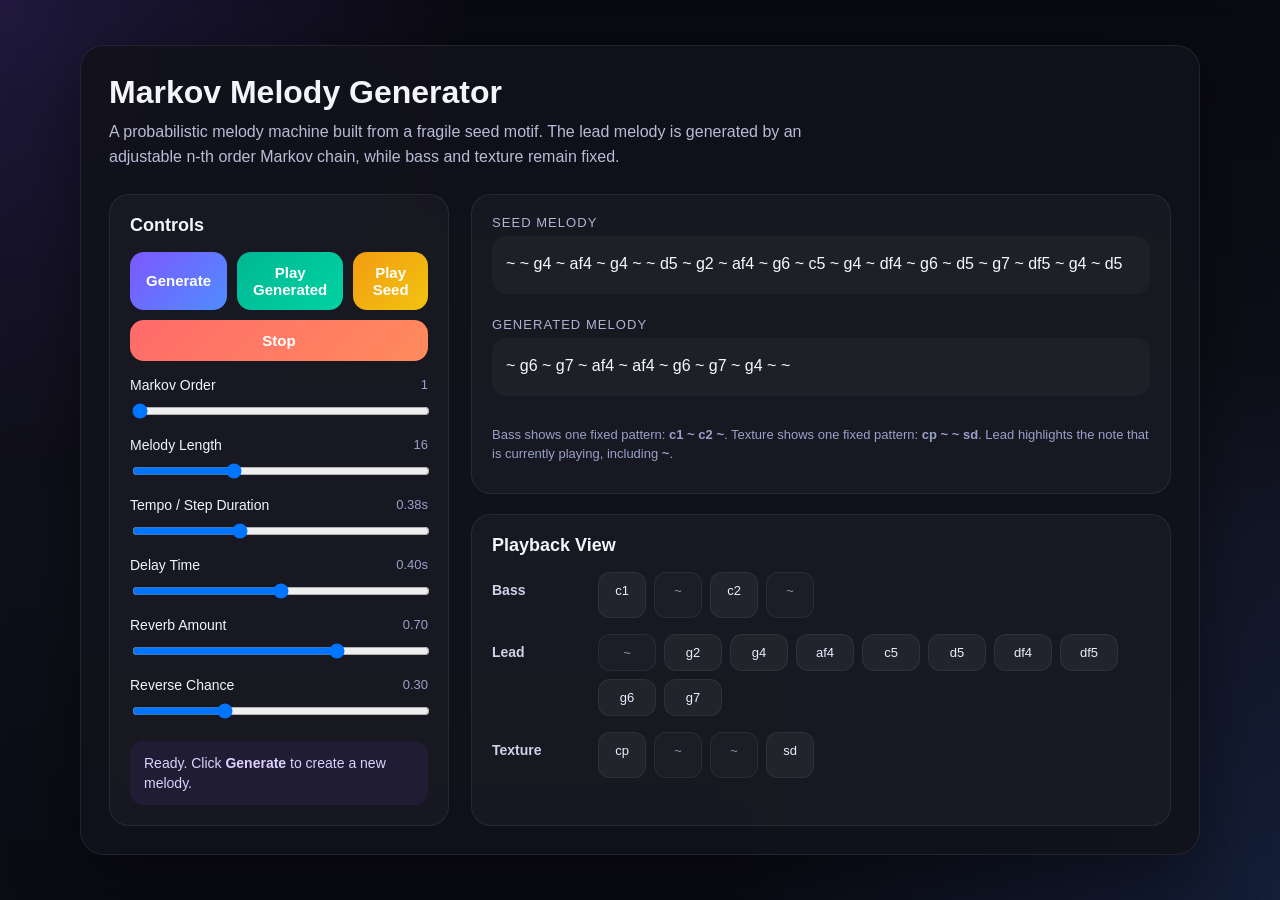
<file: LAB5/index.html>
<!DOCTYPE html>
<html lang="en">
<head>
  <meta charset="UTF-8" />
  <meta name="viewport" content="width=device-width, initial-scale=1.0" />
  <title>Lab 5 - Markov Melody Generator</title>
  <style>
    * {
      box-sizing: border-box;
    }

    body {
      margin: 0;
      min-height: 100vh;
      font-family: Arial, Helvetica, sans-serif;
      background:
        radial-gradient(circle at top left, rgba(130, 90, 255, 0.18), transparent 30%),
        radial-gradient(circle at bottom right, rgba(70, 140, 255, 0.15), transparent 35%),
        linear-gradient(180deg, #0a0a12, #10101b 60%, #0b0b14);
      color: #f4f4fb;
      padding: 28px;
      display: flex;
      align-items: center;
      justify-content: center;
    }

    .app {
      width: min(1120px, 100%);
      background: rgba(18, 18, 28, 0.92);
      border: 1px solid rgba(255, 255, 255, 0.08);
      border-radius: 24px;
      padding: 28px;
      box-shadow: 0 20px 70px rgba(0, 0, 0, 0.45);
      backdrop-filter: blur(12px);
    }

    h1 {
      margin: 0 0 8px;
      font-size: 32px;
    }

    .subtitle {
      margin: 0 0 24px;
      color: #b8bdd6;
      line-height: 1.6;
      max-width: 760px;
    }

    .layout {
      display: grid;
      grid-template-columns: 340px 1fr;
      gap: 22px;
    }

    .panel {
      background: rgba(255, 255, 255, 0.03);
      border: 1px solid rgba(255, 255, 255, 0.07);
      border-radius: 20px;
      padding: 20px;
    }

    .panel h2 {
      margin: 0 0 16px;
      font-size: 18px;
    }

    .controls {
      display: grid;
      gap: 16px;
    }

    .button-row {
      display: grid;
      gap: 10px;
    }

    .button-row.three-buttons {
      grid-template-columns: 1fr 1fr 1fr;
    }

    button {
      border: none;
      border-radius: 14px;
      padding: 12px 16px;
      font-size: 15px;
      font-weight: 600;
      cursor: pointer;
      color: white;
      transition: transform 0.12s ease, opacity 0.12s ease;
    }

    button:hover {
      transform: translateY(-1px);
      opacity: 0.96;
    }

    .generate-btn {
      background: linear-gradient(135deg, #7e57ff, #4f8dff);
    }

    .play-btn {
      background: linear-gradient(135deg, #00b894, #00d2a3);
    }

    .seed-btn {
      background: linear-gradient(135deg, #f39c12, #f1c40f);
    }

    .stop-btn {
      background: linear-gradient(135deg, #ff6b6b, #ff8b5c);
      grid-column: span 3;
    }

    .control-group {
      display: grid;
      gap: 8px;
    }

    .control-top {
      display: flex;
      justify-content: space-between;
      align-items: center;
      gap: 12px;
      font-size: 14px;
    }

    .value {
      color: #99a1c8;
      font-size: 13px;
      min-width: 60px;
      text-align: right;
    }

    input[type="range"] {
      width: 100%;
      cursor: pointer;
    }

    .status {
      margin-top: 4px;
      padding: 12px 14px;
      border-radius: 14px;
      background: rgba(126, 87, 255, 0.08);
      color: #ddd2ff;
      font-size: 14px;
      line-height: 1.45;
      min-height: 48px;
    }

    .right-col {
      display: grid;
      gap: 20px;
    }

    .sequence-block {
      display: grid;
      gap: 14px;
    }

    .label {
      font-size: 13px;
      color: #aeb4d2;
      text-transform: uppercase;
      letter-spacing: 0.08em;
      margin-bottom: 6px;
    }

    .sequence-text {
      background: rgba(255, 255, 255, 0.03);
      border-radius: 14px;
      padding: 14px;
      min-height: 58px;
      line-height: 1.7;
      word-break: break-word;
      color: #f7f7ff;
    }

    .grid-section {
      display: grid;
      gap: 16px;
    }

    .track-row {
      display: grid;
      grid-template-columns: 92px 1fr;
      gap: 14px;
      align-items: start;
    }

    .track-name {
      font-size: 14px;
      font-weight: 600;
      color: #cfd3e9;
      padding-top: 10px;
    }

    .cells {
      display: flex;
      flex-wrap: wrap;
      gap: 8px;
      min-height: 46px;
    }

    .cell {
      min-width: 48px;
      padding: 10px 12px;
      border-radius: 12px;
      text-align: center;
      font-size: 13px;
      background: rgba(255, 255, 255, 0.05);
      border: 1px solid rgba(255, 255, 255, 0.06);
      color: #ececff;
      transition: transform 0.12s ease, background 0.12s ease, box-shadow 0.12s ease;
    }

    .cell.rest {
      color: #8f95b3;
      background: rgba(255, 255, 255, 0.025);
    }

    .cell.active {
      background: linear-gradient(135deg, rgba(126, 87, 255, 0.92), rgba(79, 141, 255, 0.92));
      color: white;
      transform: translateY(-2px);
      box-shadow: 0 10px 22px rgba(79, 141, 255, 0.28);
    }

    .lead-note {
      min-width: 58px;
    }

    .footnote {
      color: #99a1c8;
      font-size: 13px;
      line-height: 1.5;
      margin-top: 6px;
    }

    @media (max-width: 900px) {
      .layout {
        grid-template-columns: 1fr;
      }

      .button-row.three-buttons {
        grid-template-columns: 1fr;
      }

      .stop-btn {
        grid-column: span 1;
      }
    }
  </style>
</head>
<body>
  <div class="app">
    <h1>Markov Melody Generator</h1>
    <p class="subtitle">
      A probabilistic melody machine built from a fragile seed motif. The lead melody is generated by an adjustable n-th order Markov chain, while bass and texture remain fixed.
    </p>

    <div class="layout">
      <div class="panel">
        <h2>Controls</h2>
        <div class="controls">
          <div class="button-row three-buttons">
            <button class="generate-btn" id="generateBtn">Generate</button>
            <button class="play-btn" id="playBtn">Play Generated</button>
            <button class="seed-btn" id="playSeedBtn">Play Seed</button>
            <button class="stop-btn" id="stopBtn">Stop</button>
          </div>

          <div class="control-group">
            <div class="control-top">
              <label for="orderSlider">Markov Order</label>
              <span class="value" id="orderValue">1</span>
            </div>
            <input type="range" id="orderSlider" min="1" max="3" step="1" value="1">
          </div>

          <div class="control-group">
            <div class="control-top">
              <label for="lengthSlider">Melody Length</label>
              <span class="value" id="lengthValue">16</span>
            </div>
            <input type="range" id="lengthSlider" min="8" max="32" step="1" value="16">
          </div>

          <div class="control-group">
            <div class="control-top">
              <label for="tempoSlider">Tempo / Step Duration</label>
              <span class="value" id="tempoValue">0.38s</span>
            </div>
            <input type="range" id="tempoSlider" min="0.15" max="0.8" step="0.01" value="0.38">
          </div>

          <div class="control-group">
            <div class="control-top">
              <label for="delaySlider">Delay Time</label>
              <span class="value" id="delayValue">0.40s</span>
            </div>
            <input type="range" id="delaySlider" min="0" max="0.8" step="0.01" value="0.4">
          </div>

          <div class="control-group">
            <div class="control-top">
              <label for="roomSlider">Reverb Amount</label>
              <span class="value" id="roomValue">0.70</span>
            </div>
            <input type="range" id="roomSlider" min="0" max="1" step="0.01" value="0.7">
          </div>

          <div class="control-group">
            <div class="control-top">
              <label for="reverseSlider">Reverse Chance</label>
              <span class="value" id="reverseValue">0.30</span>
            </div>
            <input type="range" id="reverseSlider" min="0" max="1" step="0.01" value="0.3">
          </div>

          <div class="status" id="statusBox">
            Ready. Click <strong>Generate</strong> to create a new melody.
          </div>
        </div>
      </div>

      <div class="right-col">
        <div class="panel sequence-block">
          <div>
            <div class="label">Seed Melody</div>
            <div class="sequence-text" id="seedDisplay"></div>
          </div>

          <div>
            <div class="label">Generated Melody</div>
            <div class="sequence-text" id="generatedDisplay"></div>
          </div>

          <div class="footnote">
            Bass shows one fixed pattern: <strong>c1 ~ c2 ~</strong>. Texture shows one fixed pattern: <strong>cp ~ ~ sd</strong>. Lead highlights the note that is currently playing, including <strong>~</strong>.
          </div>
        </div>

        <div class="panel">
          <h2>Playback View</h2>
          <div class="grid-section">
            <div class="track-row">
              <div class="track-name">Bass</div>
              <div class="cells" id="bassGrid"></div>
            </div>

            <div class="track-row">
              <div class="track-name">Lead</div>
              <div class="cells" id="leadGrid"></div>
            </div>

            <div class="track-row">
              <div class="track-name">Texture</div>
              <div class="cells" id="textureGrid"></div>
            </div>
          </div>
        </div>
      </div>
    </div>
  </div>

  <script>
    const seedString = `
  ~ ~ g4 ~ af4 ~ g4 ~ ~ d5 ~ g2 ~ af4 ~ g6 ~ c5 ~ g4 ~ df4 ~ g6 ~ d5 ~ g7 ~ df5 ~ g4 ~ d5
`;

    const seed = seedString.trim().split(/\s+/);

    const bassPattern = ["c1", "~", "c2", "~"];
    const texturePattern = ["cp", "~", "~", "sd"];
    const leadNoteOptions = ["~", "g2", "g4", "af4", "c5", "d5", "df4", "df5", "g6", "g7"];

    let audioCtx = null;
    let masterGain = null;
    let isPlaying = false;
    let activeTimers = [];

    let currentLength = 16;
    let currentLead = [];
    let stepDuration = 0.38;
    let order = 1;

    const statusBox = document.getElementById("statusBox");
    const seedDisplay = document.getElementById("seedDisplay");
    const generatedDisplay = document.getElementById("generatedDisplay");

    const orderSlider = document.getElementById("orderSlider");
    const lengthSlider = document.getElementById("lengthSlider");
    const tempoSlider = document.getElementById("tempoSlider");
    const delaySlider = document.getElementById("delaySlider");
    const roomSlider = document.getElementById("roomSlider");
    const reverseSlider = document.getElementById("reverseSlider");

    const orderValue = document.getElementById("orderValue");
    const lengthValue = document.getElementById("lengthValue");
    const tempoValue = document.getElementById("tempoValue");
    const delayValue = document.getElementById("delayValue");
    const roomValue = document.getElementById("roomValue");
    const reverseValue = document.getElementById("reverseValue");

    const bassGrid = document.getElementById("bassGrid");
    const leadGrid = document.getElementById("leadGrid");
    const textureGrid = document.getElementById("textureGrid");

    function setStatus(message) {
      statusBox.innerHTML = message;
    }

    function normalizeNote(note) {
      const map = {
        "af4": "ab4",
        "df4": "db4",
        "df5": "db5"
      };
      return map[note] || note;
    }

    function buildMarkovChainN(notes, orderValue) {
      const chain = {};

      for (let i = 0; i < notes.length - orderValue; i++) {
        const key = notes.slice(i, i + orderValue).join("|");
        const next = notes[i + orderValue];

        if (!chain[key]) {
          chain[key] = [];
        }

        chain[key].push(next);
      }

      return chain;
    }

    function generateMelodyN(chain, notes, orderValue, length) {
      let current = notes.slice(0, orderValue);
      const result = [...current];

      for (let i = orderValue; i < length; i++) {
        const key = current.join("|");
        const choices = chain[key];

        if (!choices || choices.length === 0) {
          break;
        }

        const next = choices[Math.floor(Math.random() * choices.length)];
        result.push(next);

        current.shift();
        current.push(next);
      }

      return result;
    }

    function maybeReverse(sequence, chance = 0.3) {
      if (Math.random() < chance) {
        setStatus("Generated a new melody. Reverse transformation was applied.");
        return [...sequence].reverse();
      }
      return sequence;
    }

    function regenerateMelody() {
      const safeOrder = Math.min(order, Math.max(1, seed.length - 1));
      const chain = buildMarkovChainN(seed, safeOrder);

      currentLead = maybeReverse(
        generateMelodyN(chain, seed, safeOrder, currentLength),
        parseFloat(reverseSlider.value)
      );

      renderGenerated();
    }

    seedDisplay.textContent = seed.join(" ");
    regenerateMelody();
    renderAllGrids();

    orderSlider.addEventListener("input", () => {
      order = parseInt(orderSlider.value, 10);
      orderValue.textContent = order;
    });

    lengthSlider.addEventListener("input", () => {
      currentLength = parseInt(lengthSlider.value, 10);
      lengthValue.textContent = currentLength;
    });

    tempoSlider.addEventListener("input", () => {
      stepDuration = parseFloat(tempoSlider.value);
      tempoValue.textContent = stepDuration.toFixed(2) + "s";
    });

    delaySlider.addEventListener("input", () => {
      delayValue.textContent = Number(delaySlider.value).toFixed(2) + "s";
    });

    roomSlider.addEventListener("input", () => {
      roomValue.textContent = Number(roomSlider.value).toFixed(2);
    });

    reverseSlider.addEventListener("input", () => {
      reverseValue.textContent = Number(reverseSlider.value).toFixed(2);
    });

    document.getElementById("generateBtn").addEventListener("click", () => {
      regenerateMelody();
      if (!statusBox.textContent.includes("Reverse")) {
        setStatus(`Generated a new melody with order ${order}.`);
      }
    });

    document.getElementById("playBtn").addEventListener("click", async () => {
      await startAudioIfNeeded();
      if (isPlaying) {
        stopPlayback();
      }
      playSequence(currentLead, "generated");
    });

    document.getElementById("playSeedBtn").addEventListener("click", async () => {
      await startAudioIfNeeded();
      if (isPlaying) {
        stopPlayback();
      }
      playSequence(seed, "seed");
    });

    document.getElementById("stopBtn").addEventListener("click", () => {
      stopPlayback();
      setStatus("Stopped.");
    });

    function renderGenerated() {
      generatedDisplay.textContent = currentLead.join(" ");
    }

    function renderSinglePatternTrack(gridElement, sequence, trackName) {
      gridElement.innerHTML = "";

      sequence.forEach((item, index) => {
        const cell = document.createElement("div");
        cell.className = "cell";
        if (item === "~") cell.classList.add("rest");
        cell.textContent = item;
        cell.dataset.index = index;
        cell.dataset.track = trackName;
        gridElement.appendChild(cell);
      });
    }

    function renderLeadOptions() {
      leadGrid.innerHTML = "";

      leadNoteOptions.forEach(note => {
        const cell = document.createElement("div");
        cell.className = "cell lead-note";
        if (note === "~") cell.classList.add("rest");
        cell.textContent = note;
        cell.dataset.note = note;
        cell.dataset.track = "lead";
        leadGrid.appendChild(cell);
      });
    }

    function renderAllGrids() {
      renderSinglePatternTrack(bassGrid, bassPattern, "bass");
      renderLeadOptions();
      renderSinglePatternTrack(textureGrid, texturePattern, "texture");
    }

    function clearHighlights() {
      document.querySelectorAll(".cell.active").forEach(cell => {
        cell.classList.remove("active");
      });
    }

    function highlightPatternStep(trackName, patternLength, stepIndex) {
      const localIndex = stepIndex % patternLength;
      document.querySelectorAll(`.cell[data-track="${trackName}"][data-index="${localIndex}"]`).forEach(cell => {
        cell.classList.add("active");
      });
    }

    function highlightLeadNote(note) {
      if (!note) return;

      document.querySelectorAll(`.cell[data-track="lead"][data-note="${note}"]`).forEach(cell => {
        cell.classList.add("active");
      });
    }

    function highlightStep(stepIndex, currentLeadNote) {
      clearHighlights();
      highlightPatternStep("bass", bassPattern.length, stepIndex);
      highlightPatternStep("texture", texturePattern.length, stepIndex);
      highlightLeadNote(currentLeadNote);
    }

    async function startAudioIfNeeded() {
      if (!audioCtx) {
        audioCtx = new (window.AudioContext || window.webkitAudioContext)();
        masterGain = audioCtx.createGain();
        masterGain.gain.value = 0.9;
        masterGain.connect(audioCtx.destination);
      }

      if (audioCtx.state === "suspended") {
        await audioCtx.resume();
      }
    }

    function stopPlayback() {
      isPlaying = false;
      activeTimers.forEach(timer => clearTimeout(timer));
      activeTimers = [];
      clearHighlights();
    }

    function noteToFrequency(note) {
      if (note === "~") return null;

      const noteMap = {
        "c1": 24,
        "c2": 36,
        "g2": 43,
        "g4": 67,
        "ab4": 68,
        "db4": 61,
        "c5": 72,
        "db5": 73,
        "d5": 74,
        "g6": 91,
        "g7": 103
      };

      const normalized = normalizeNote(note.toLowerCase());
      const midi = noteMap[normalized];
      if (midi == null) return null;

      return 440 * Math.pow(2, (midi - 69) / 12);
    }

    function createImpulseResponse(duration = 1.8, decay = 2.3) {
      const sampleRate = audioCtx.sampleRate;
      const length = sampleRate * duration;
      const impulse = audioCtx.createBuffer(2, length, sampleRate);

      for (let channel = 0; channel < 2; channel++) {
        const data = impulse.getChannelData(channel);
        for (let i = 0; i < length; i++) {
          data[i] = (Math.random() * 2 - 1) * Math.pow(1 - i / length, decay);
        }
      }

      return impulse;
    }

    function playBassStep(note, time, duration) {
      const freq = noteToFrequency(note);
      if (!freq) return;

      const osc = audioCtx.createOscillator();
      const gain = audioCtx.createGain();
      const filter = audioCtx.createBiquadFilter();

      osc.type = "sawtooth";
      osc.frequency.setValueAtTime(freq, time);

      filter.type = "lowpass";
      filter.frequency.setValueAtTime(500, time);
      filter.Q.value = 2;

      gain.gain.setValueAtTime(0.0001, time);
      gain.gain.linearRampToValueAtTime(0.22, time + 0.02);
      gain.gain.exponentialRampToValueAtTime(0.0001, time + duration);

      osc.connect(filter);
      filter.connect(gain);
      gain.connect(masterGain);

      osc.start(time);
      osc.stop(time + duration + 0.02);
    }

    function playLeadStep(note, time, duration) {
      const freq = noteToFrequency(note);
      if (!freq) return;

      const delayAmount = parseFloat(delaySlider.value);
      const roomAmount = parseFloat(roomSlider.value);

      const osc = audioCtx.createOscillator();
      const toneGain = audioCtx.createGain();
      const dryGain = audioCtx.createGain();
      const wetGain = audioCtx.createGain();
      const delay = audioCtx.createDelay(1.0);
      const convolver = audioCtx.createConvolver();

      osc.type = "triangle";
      osc.frequency.setValueAtTime(freq, time);

      toneGain.gain.setValueAtTime(0.0001, time);
      toneGain.gain.linearRampToValueAtTime(0.2, time + 0.015);
      toneGain.gain.exponentialRampToValueAtTime(0.0001, time + duration);

      dryGain.gain.value = 1 - Math.min(roomAmount * 0.35, 0.35);
      wetGain.gain.value = roomAmount * 0.7;

      delay.delayTime.value = delayAmount;
      convolver.buffer = createImpulseResponse();

      osc.connect(toneGain);

      toneGain.connect(dryGain);
      dryGain.connect(masterGain);

      toneGain.connect(delay);
      delay.connect(convolver);
      convolver.connect(wetGain);
      wetGain.connect(masterGain);

      osc.start(time);
      osc.stop(time + duration + delayAmount + 0.2);
    }

    function playCpStep(time, duration) {
      const bufferSize = Math.floor(audioCtx.sampleRate * duration);
      const buffer = audioCtx.createBuffer(1, bufferSize, audioCtx.sampleRate);
      const data = buffer.getChannelData(0);

      for (let i = 0; i < bufferSize; i++) {
        data[i] = (Math.random() * 2 - 1) * Math.pow(1 - i / bufferSize, 2);
      }

      const source = audioCtx.createBufferSource();
      const filter = audioCtx.createBiquadFilter();
      const gain = audioCtx.createGain();

      source.buffer = buffer;
      filter.type = "highpass";
      filter.frequency.value = 5000;

      gain.gain.setValueAtTime(0.0001, time);
      gain.gain.linearRampToValueAtTime(0.06, time + 0.004);
      gain.gain.exponentialRampToValueAtTime(0.0001, time + duration);

      source.connect(filter);
      filter.connect(gain);
      gain.connect(masterGain);

      source.start(time);
      source.stop(time + duration + 0.02);
    }

    function playSdStep(time, duration) {
      const bufferSize = Math.floor(audioCtx.sampleRate * duration);
      const buffer = audioCtx.createBuffer(1, bufferSize, audioCtx.sampleRate);
      const data = buffer.getChannelData(0);

      for (let i = 0; i < bufferSize; i++) {
        data[i] = (Math.random() * 2 - 1) * Math.pow(1 - i / bufferSize, 1.5);
      }

      const source = audioCtx.createBufferSource();
      const filter = audioCtx.createBiquadFilter();
      const gain = audioCtx.createGain();

      source.buffer = buffer;
      filter.type = "bandpass";
      filter.frequency.value = 1800;
      filter.Q.value = 0.8;

      gain.gain.setValueAtTime(0.0001, time);
      gain.gain.linearRampToValueAtTime(0.12, time + 0.004);
      gain.gain.exponentialRampToValueAtTime(0.0001, time + duration);

      source.connect(filter);
      filter.connect(gain);
      gain.connect(masterGain);

      source.start(time);
      source.stop(time + duration + 0.02);
    }

    function playTextureStep(symbol, time, duration) {
      if (symbol === "cp") {
        playCpStep(time, duration);
      } else if (symbol === "sd") {
        playSdStep(time, duration);
      }
    }

    function playSequence(sequence, mode = "generated") {
      const startTime = audioCtx.currentTime + 0.08;

      isPlaying = true;
      setStatus(mode === "seed" ? "Playing seed melody..." : `Playing melody with order ${order}...`);

      sequence.forEach((note, index) => {
        const time = startTime + index * stepDuration;
        const bassNote = bassPattern[index % bassPattern.length];
        const textureNote = texturePattern[index % texturePattern.length];

        const timer = setTimeout(() => {
          if (isPlaying) {
            highlightStep(index, note);
          }
        }, Math.max(0, (time - audioCtx.currentTime) * 1000));

        activeTimers.push(timer);

        playBassStep(bassNote, time, stepDuration * 0.9);
        playLeadStep(note, time, stepDuration * 0.78);
        playTextureStep(textureNote, time, Math.max(0.08, stepDuration * 0.3));
      });

      const finishTimer = setTimeout(() => {
        isPlaying = false;
        clearHighlights();
        setStatus(mode === "seed" ? "Seed playback finished." : "Playback finished.");
      }, sequence.length * stepDuration * 1000 + 200);

      activeTimers.push(finishTimer);
    }
  </script>
</body>
</html>
</file>
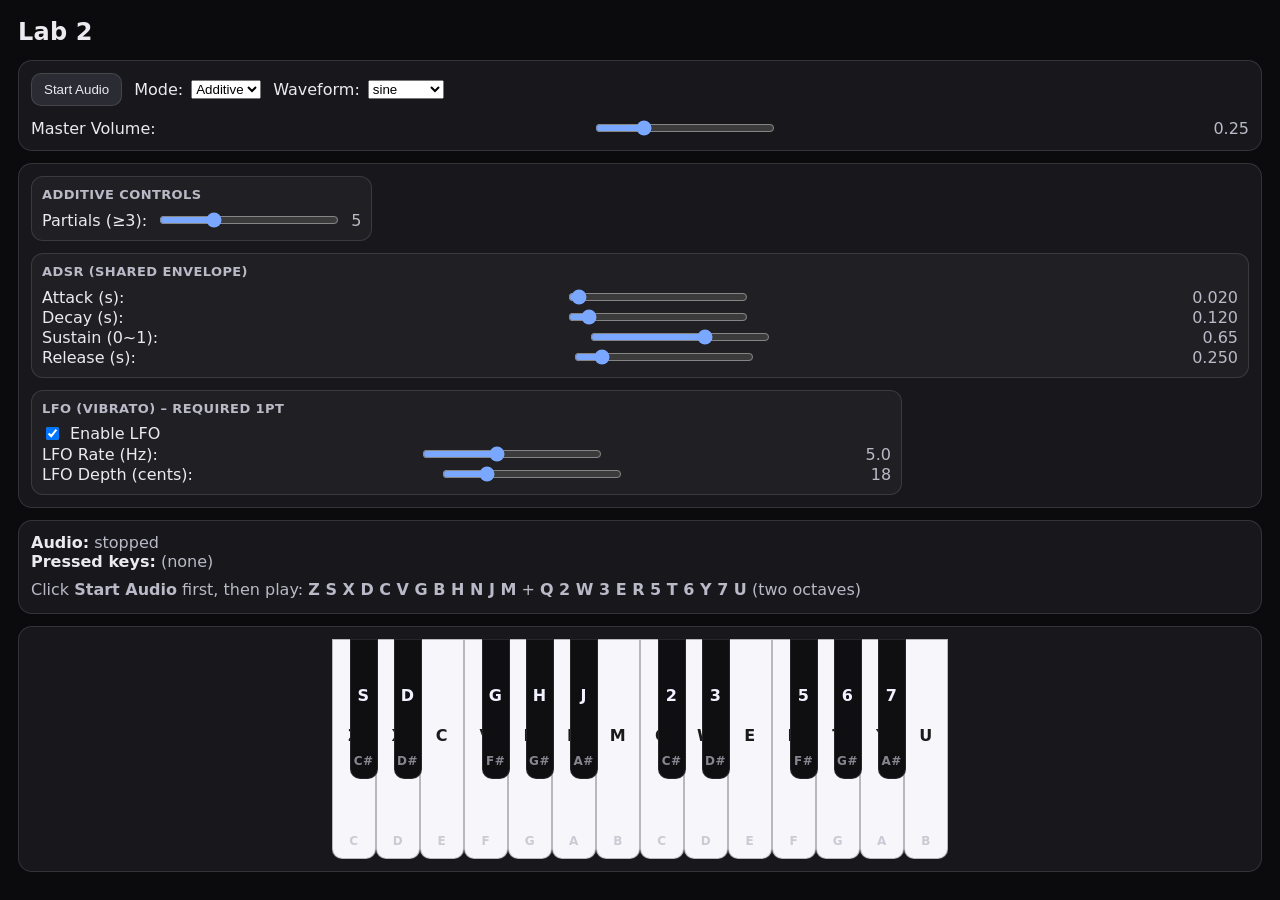
<file: view.html>
<!doctype html>
<html lang="en">
<head>
  <meta charset="utf-8" />
  <meta name="viewport" content="width=device-width, initial-scale=1" />
  <title>Lab 2</title>

  <link rel="stylesheet" href="dec.css" />
</head>

<body>
  <h1>Lab 2</h1>

  <div class="panel">
    <button id="start">Start Audio</button>

    <label>
      Mode:
      <select id="mode">
        <option value="additive">Additive</option>
        <option value="am">AM</option>
        <option value="fm">FM</option>
      </select>
    </label>

    <label>
      Waveform:
      <select id="wave">
        <option value="sine">sine</option>
        <option value="triangle">triangle</option>
        <option value="sawtooth">sawtooth</option>
        <option value="square">square</option>
      </select>
    </label>

    <label class="wide">
      Master Volume:
      <input id="masterVol" type="range" min="0" max="1" step="0.01" value="0.25" />
      <span id="masterVolVal">0.25</span>
    </label>
  </div>

  <div class="panel">
    <div class="group" id="additiveControls">
      <h3>Additive Controls</h3>
      <label class="wide">
        Partials (≥3):
        <input id="partials" type="range" min="3" max="10" step="1" value="5" />
        <span id="partialsVal">5</span>
      </label>
    </div>

    <div class="group" id="amControls">
      <h3>AM Controls</h3>
      <label class="wide">
        AM Mod Frequency (Hz):
        <input id="amFreq" type="range" min="0.5" max="80" step="0.5" value="6" />
        <span id="amFreqVal">6</span>
      </label>
      <label class="wide">
        AM Depth:
        <input id="amDepth" type="range" min="0" max="1" step="0.01" value="0.6" />
        <span id="amDepthVal">0.60</span>
      </label>
    </div>

    <div class="group" id="fmControls">
      <h3>FM Controls</h3>
      <label class="wide">
        FM Mod Frequency (Hz):
        <input id="fmFreq" type="range" min="0.5" max="800" step="0.5" value="220" />
        <span id="fmFreqVal">220</span>
      </label>
      <label class="wide">
        FM Depth (Hz):
        <input id="fmDepth" type="range" min="0" max="800" step="1" value="120" />
        <span id="fmDepthVal">120</span>
      </label>
    </div>

    <div class="group">
      <h3>ADSR (shared envelope)</h3>
      <label class="wide">
        Attack (s):
        <input id="attack" type="range" min="0.001" max="1.0" step="0.001" value="0.02" />
        <span id="attackVal">0.020</span>
      </label>
      <label class="wide">
        Decay (s):
        <input id="decay" type="range" min="0.001" max="1.5" step="0.001" value="0.12" />
        <span id="decayVal">0.120</span>
      </label>
      <label class="wide">
        Sustain (0~1):
        <input id="sustain" type="range" min="0" max="1" step="0.01" value="0.65" />
        <span id="sustainVal">0.65</span>
      </label>
      <label class="wide">
        Release (s):
        <input id="release" type="range" min="0.005" max="2.0" step="0.005" value="0.25" />
        <span id="releaseVal">0.250</span>
      </label>
    </div>

    <div class="group">
      <h3>LFO (vibrato) – required 1pt</h3>
      <label>
        <input id="lfoOn" type="checkbox" checked />
        Enable LFO
      </label>
      <label class="wide">
        LFO Rate (Hz):
        <input id="lfoRate" type="range" min="0.1" max="12" step="0.1" value="5" />
        <span id="lfoRateVal">5.0</span>
      </label>
      <label class="wide">
        LFO Depth (cents):
        <input id="lfoDepth" type="range" min="0" max="80" step="1" value="18" />
        <span id="lfoDepthVal">18</span>
      </label>
    </div>
  </div>

  <div class="status">
    <div><b>Audio:</b> <span id="audioStatus">stopped</span></div>
    <div><b>Pressed keys:</b> <span id="pressed">(none)</span></div>
    <div class="hint">
      Click <b>Start Audio</b> first, then play:
      <b>Z S X D C V G B H N J M</b> + <b>Q 2 W 3 E R 5 T 6 Y 7 U</b> (two octaves)
    </div>
  </div>

  <div id="pianoWrap">
    <div id="piano" aria-label="Piano keyboard"></div>
  </div>

  <script src="lab2.js" defer></script>
</body>
</html>
</file>
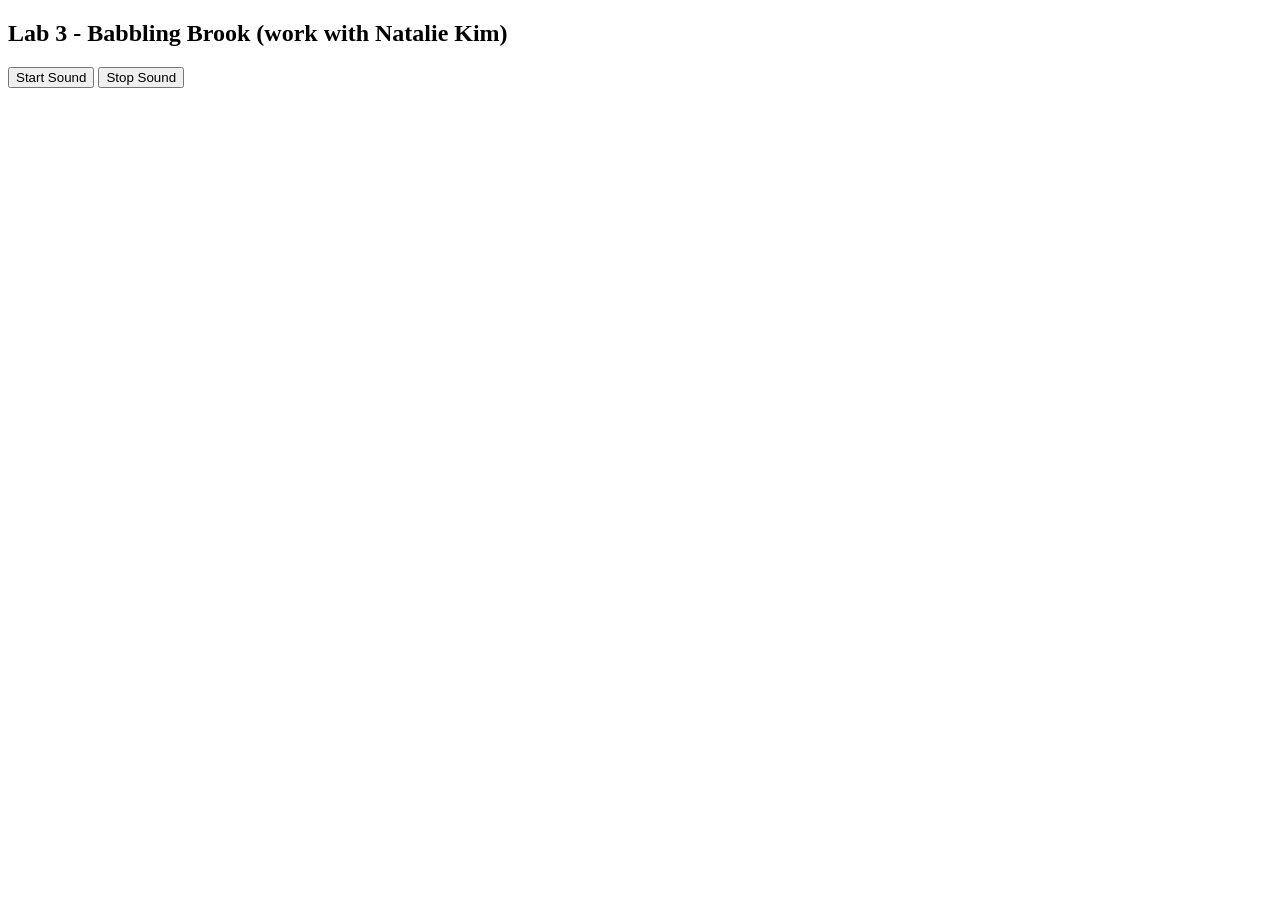
<file: LAB3/lab3.html>
<!DOCTYPE html>
<html>
<head>
  <meta charset="UTF-8">
  <title>Lab 3 - SuperCollider Babbling Brook</title>
</head>
<body>
  <h2>Lab 3 - Babbling Brook (work with Natalie Kim)</h2>
  <button onclick="startSound()">Start Sound</button>
  <button onclick="stopSound()">Stop Sound</button>

  <script>
    const audioCtx = new (window.AudioContext || window.webkitAudioContext)();
    let activeNodes = [];

    function remember(node) {
      activeNodes.push(node);
      return node;
    }

    function createBrownNoiseBuffer(seconds = 10) {
      const bufferSize = Math.floor(seconds * audioCtx.sampleRate);
      const buffer = audioCtx.createBuffer(1, bufferSize, audioCtx.sampleRate);
      const data = buffer.getChannelData(0);

      let lastOut = 0;
      for (let i = 0; i < bufferSize; i++) {
        const brown = Math.random() * 2 - 1;
        data[i] = (lastOut + 0.02 * brown) / 1.02;
        lastOut = data[i];
        data[i] *= 3.5;
      }
      return buffer;
    }

    function createBrownNoiseSource(buffer) {
      const src = audioCtx.createBufferSource();
      src.buffer = buffer;
      src.loop = true;
      return src;
    }

    function startSound() {
      if (audioCtx.state === "suspended") {
        audioCtx.resume();
      }
      stopSound(); 

      const brownBuffer = createBrownNoiseBuffer(10);

      const audioNoise = remember(createBrownNoiseSource(brownBuffer));
      
      const audioLPF = remember(audioCtx.createBiquadFilter());
      audioLPF.type = "lowpass";
      audioLPF.frequency.value = 400;
      
      audioNoise.connect(audioLPF);

      const modNoise = remember(createBrownNoiseSource(brownBuffer));
      
      const modLPF = remember(audioCtx.createBiquadFilter());
      modLPF.type = "lowpass";
      modLPF.frequency.value = 20;

      const modGain = remember(audioCtx.createGain());
      modGain.gain.value = 700; 

      modNoise.connect(modLPF);
      modLPF.connect(modGain);

      const rhpf = remember(audioCtx.createBiquadFilter());
      rhpf.type = "highpass";
      rhpf.frequency.value = 500; 
      rhpf.Q.value = 60;    

      const masterGain = remember(audioCtx.createGain());
      masterGain.gain.value = 0.1; 

      audioLPF.connect(rhpf); 
      modGain.connect(rhpf.frequency); 
      
      rhpf.connect(masterGain);
      masterGain.connect(audioCtx.destination);

      audioNoise.start();
      modNoise.start();
    }

    function stopSound() {
      for (const node of activeNodes) {
        try { if (node.stop) node.stop(); } catch (e) {}
        try { node.disconnect(); } catch (e) {}
      }
      activeNodes = [];
    }
  </script>
</body>
</html>
</file>
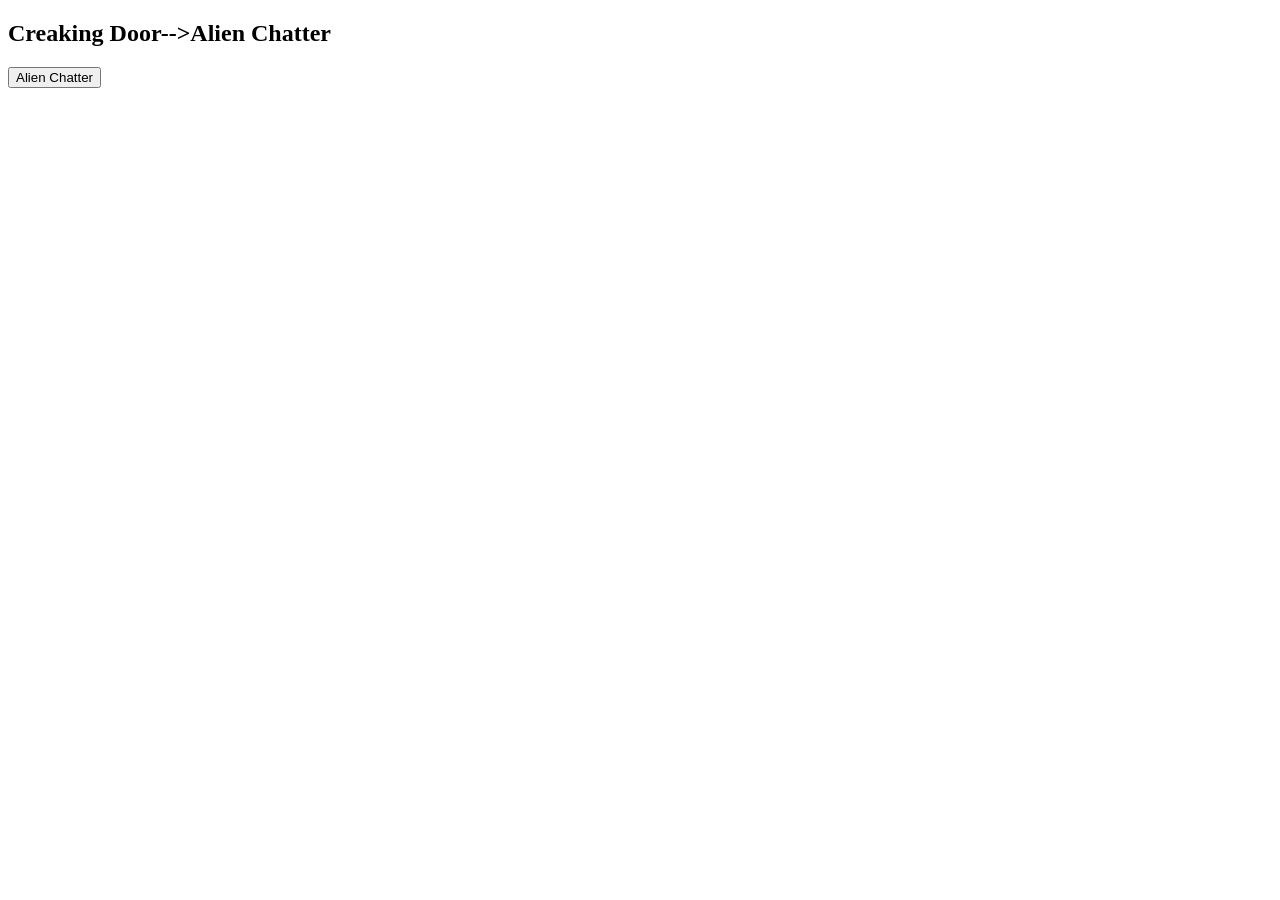
<file: LAB3/lab3part2.html>
<!DOCTYPE html>
<html>
<head>
  <meta charset="UTF-8">
  <title>Lab 3 - "Creaking Door-->Alien Chatter" V3</title>
</head>
<body>
  <h2>Creaking Door-->Alien Chatter</h2>
  <button onclick="playDoorCreak()">Alien Chatter</button>

  <script>
    const audioCtx = new (window.AudioContext || window.webkitAudioContext)();

    function playDoorCreak() {
      if (audioCtx.state === "suspended") {
        audioCtx.resume();
      }

      const now = audioCtx.currentTime;
      const duration = 2.8;

      // friction source 1
      const osc1 = audioCtx.createOscillator();
      osc1.type = "sawtooth";

      // friction source 2
      const osc2 = audioCtx.createOscillator();
      osc2.type = "triangle";

      // make the motion feel more like dragging than bouncing
      osc1.frequency.setValueAtTime(85, now);
      osc1.frequency.exponentialRampToValueAtTime(40, now + duration * 0.65);
      osc1.frequency.linearRampToValueAtTime(14, now + duration);

      osc2.frequency.setValueAtTime(78, now);
      osc2.frequency.exponentialRampToValueAtTime(35, now + duration * 0.65);
      osc2.frequency.linearRampToValueAtTime(12, now + duration);

      // resonance of the door / hinge
      const doorResonance = audioCtx.createBiquadFilter();
      doorResonance.type = "bandpass";
      doorResonance.frequency.value = 1500;
      doorResonance.Q.value = 9;

      // soften the harsh top end
      const lowpass = audioCtx.createBiquadFilter();
      lowpass.type = "lowpass";
      lowpass.frequency.value = 2200;

      // add a second resonance to give more "creak" body
      const bodyResonance = audioCtx.createBiquadFilter();
      bodyResonance.type = "bandpass";
      bodyResonance.frequency.value = 900;
      bodyResonance.Q.value = 4;

      const bodyGain = audioCtx.createGain();
      bodyGain.gain.value = 0.35;

      // main amplitude envelope
      const masterGain = audioCtx.createGain();
      masterGain.gain.setValueAtTime(0.0001, now);
      masterGain.gain.linearRampToValueAtTime(0.65, now + 0.12);
      masterGain.gain.setValueAtTime(0.65, now + duration - 0.5);
      masterGain.gain.linearRampToValueAtTime(0.0001, now + duration);

      // main route
      osc1.connect(doorResonance);
      osc2.connect(doorResonance);

      doorResonance.connect(lowpass);
      lowpass.connect(masterGain);
      masterGain.connect(audioCtx.destination);

      // parallel body route
      osc1.connect(bodyResonance);
      osc2.connect(bodyResonance);
      bodyResonance.connect(bodyGain);
      bodyGain.connect(masterGain);

      // slight irregular movement in the resonance
      let count = 0;
      const interval = setInterval(() => {
        const t = audioCtx.currentTime;

        // sharper upper creak movement
        const f1 = 1200 + Math.random() * 700;
        doorResonance.frequency.setTargetAtTime(f1, t, 0.03);

        // lower body movement
        const f2 = 700 + Math.random() * 350;
        bodyResonance.frequency.setTargetAtTime(f2, t, 0.05);

        count++;
        if (count > 28) {
          clearInterval(interval);
        }
      }, 90);

      osc1.start(now);
      osc2.start(now);
      osc1.stop(now + duration);
      osc2.stop(now + duration);
    }
  </script>
</body>
</html>
</file>
<file: dec.css>
:root {
    --bg: #0b0b0d;
    --panel: #17171c;
    --text: #eaeaf0;
    --muted: #b9b9c7;
    --border: rgba(255,255,255,0.12);
  
    --whiteW: 44px;
    --whiteH: 220px;
    --blackW: 28px;
    --blackH: 140px;
    --radius: 14px;
  }
  
  * { box-sizing: border-box; }
  body {
    margin: 18px;
    font-family: system-ui, -apple-system, Segoe UI, Roboto, Helvetica, Arial, "Apple Color Emoji", "Segoe UI Emoji";
    color: var(--text);
    background: var(--bg);
  }
  
  h1 { margin: 0 0 14px; font-size: 24px; font-weight: 800; letter-spacing: 0.2px; }
  
  .panel {
    background: var(--panel);
    border: 1px solid var(--border);
    border-radius: var(--radius);
    padding: 12px;
    display: flex;
    gap: 12px;
    align-items: center;
    flex-wrap: wrap;
    margin-bottom: 12px;
  }
  
  .group {
    background: rgba(255,255,255,0.04);
    border: 1px solid var(--border);
    border-radius: 12px;
    padding: 10px;
    min-width: 260px;
  }
  
  .group h3 {
    margin: 0 0 8px;
    font-size: 13px;
    color: var(--muted);
    letter-spacing: 0.4px;
    text-transform: uppercase;
  }
  
  label { display: inline-flex; align-items: center; gap: 8px; color: var(--text); }
  label.wide { width: 100%; justify-content: space-between; gap: 10px; }
  select, button, input[type="range"] {
    accent-color: #7aa7ff;
  }
  button {
    background: #2b2b33;
    color: var(--text);
    border: 1px solid var(--border);
    border-radius: 10px;
    padding: 8px 12px;
    cursor: pointer;
  }
  button:hover { background: #343440; }
  button:active { transform: translateY(1px); }
  
  input[type="range"] { width: 180px; }
  span { color: var(--muted); }
  
  .status {
    background: var(--panel);
    border: 1px solid var(--border);
    border-radius: var(--radius);
    padding: 12px;
    margin-bottom: 12px;
  }
  .hint { margin-top: 8px; color: var(--muted); line-height: 1.4; }
  
  #pianoWrap {
    background: var(--panel);
    border: 1px solid var(--border);
    border-radius: var(--radius);
    padding: 12px;
    overflow: hidden; /* 不要滚动条 */
  }
  
  #piano {
    position: relative;
    width: calc(var(--whiteW) * 14); /* 2 octaves = 14 white keys */
    height: var(--whiteH);
    margin: 0 auto;
    user-select: none;
    touch-action: manipulation;
    transform-origin: top center;
  }
  
  /* 自适应缩放：屏幕窄时整体缩小，保证“一整页显示” */
  @media (max-width: 900px) {
    #piano { transform: scale(0.9); }
  }
  @media (max-width: 780px) {
    #piano { transform: scale(0.8); }
  }
  @media (max-width: 680px) {
    #piano { transform: scale(0.72); }
  }
  
  .key {
    position: absolute;
    border-radius: 0 0 10px 10px;
    display: grid;
    place-items: end center;
    padding-bottom: 10px;
    font-weight: 700;
    letter-spacing: 0.6px;
  }
  
  .key.white {
    width: var(--whiteW);
    height: var(--whiteH);
    background: #f7f7fb;
    border: 1px solid rgba(0,0,0,0.25);
    color: #1a1a1a;
    z-index: 1;
  }
  
  .key.black {
    width: var(--blackW);
    height: var(--blackH);
    background: #0f0f12;
    border: 1px solid rgba(255,255,255,0.10);
    color: #f1f1ff;
    z-index: 2;
    transform: translateX(-50%);
    border-radius: 0 0 10px 10px;
  }
  
  .key .sub {
    display: block;
    font-size: 12px;
    opacity: 0.7;
    margin-top: 4px;
    font-weight: 600;
  }
  
  .key.active.white { background: #dbe7ff; }
  .key.active.black { background: #2b3a5a; }
  
  .smallNote { font-size: 12px; color: var(--muted); }
</file>
